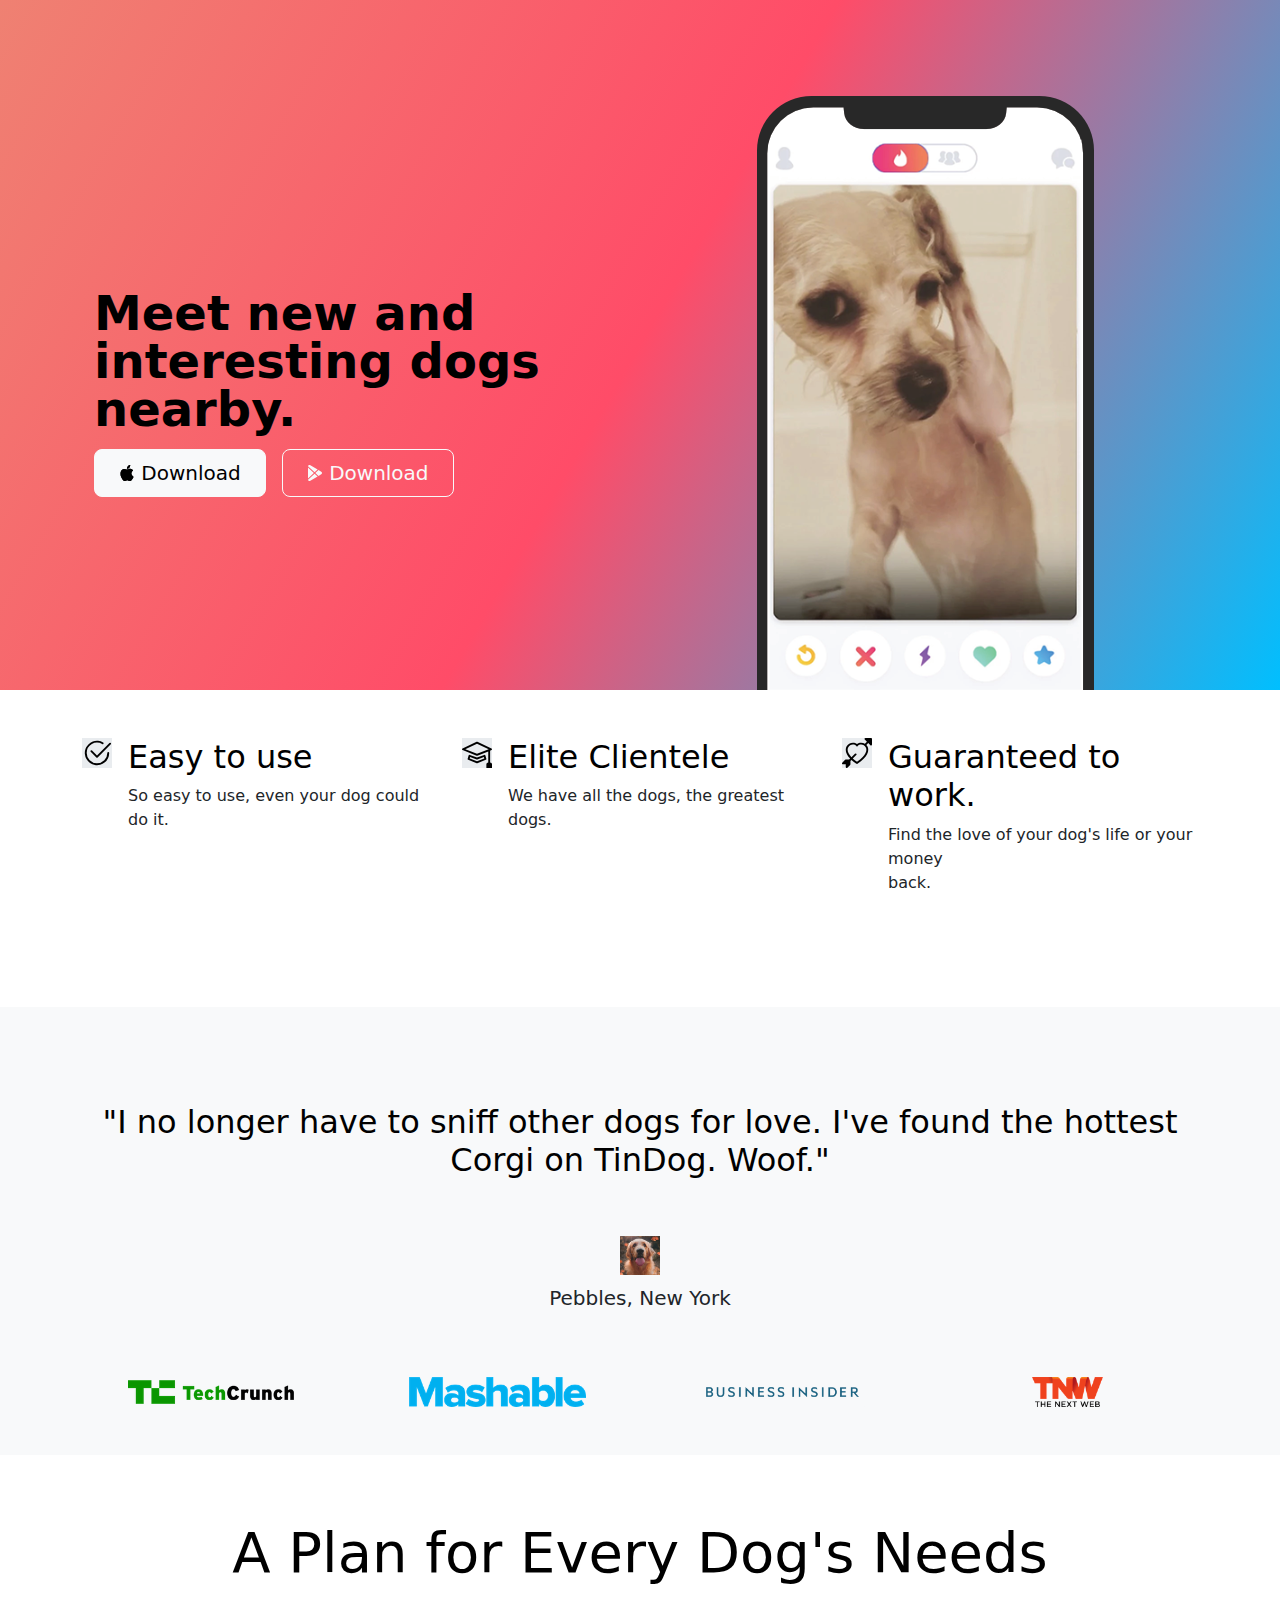
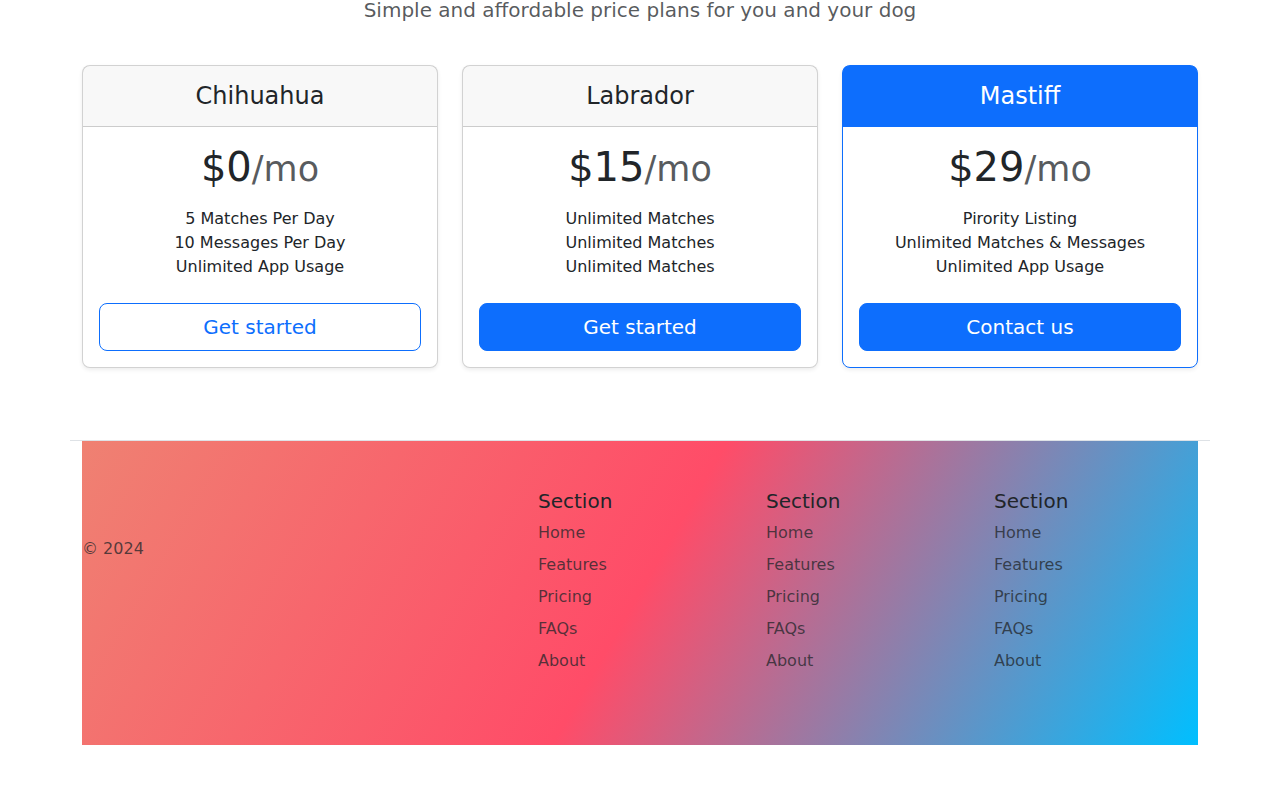
<file: index.html>
<!DOCTYPE html>
<html lang="en">

<head>
  <meta charset="UTF-8">
  <meta name="viewport" content="width=device-width, initial-scale=1.0">
  <title>TinDog</title>
  <link href="https://cdn.jsdelivr.net/npm/bootstrap@5.3.3/dist/css/bootstrap.min.css" rel="stylesheet" integrity="sha384-QWTKZyjpPEjISv5WaRU9OFeRpok6YctnYmDr5pNlyT2bRjXh0JMhjY6hW+ALEwIH" crossorigin="anonymous">
  <script src="https://cdn.jsdelivr.net/npm/bootstrap@5.3.3/dist/js/bootstrap.bundle.min.js" integrity="sha384-YvpcrYf0tY3lHB60NNkmXc5s9fDVZLESaAA55NDzOxhy9GkcIdslK1eN7N6jIeHz" crossorigin="anonymous"></script>
  <link rel="stylesheet" href="./style.css">
</head>

<body>
  <section id="title" class="gradient-background">

    <div class="container col-xxl-8 px-4 pt-5">
      <div class="row flex-lg-row-reverse align-items-center g-5 pt-5">
        <div class="col-10 col-sm-8 col-lg-6">
          <img src="./iphone.png" class="d-block mx-lg-auto img-fluid" alt="Bootstrap Themes" height="200"
            loading="lazy">
        </div>
        <div class="col-lg-6">
          <h1 class="display-5 fw-bold text-body-emphasis lh-1 mb-3">Meet new and interesting dogs nearby.</h1>

          <div class="d-grid gap-2 d-md-flex justify-content-md-start">
            <button type="button" class="btn btn-light btn-lg px-4 me-md-2"><svg xmlns="http://www.w3.org/2000/svg"
                width="16" height="16" fill="currentColor" class="bi bi-apple mb-1" viewBox="0 0 16 16">
                <path
                  d="M11.182.008C11.148-.03 9.923.023 8.857 1.18c-1.066 1.156-.902 2.482-.878 2.516.024.034 1.52.087 2.475-1.258.955-1.345.762-2.391.728-2.43Zm3.314 11.733c-.048-.096-2.325-1.234-2.113-3.422.212-2.189 1.675-2.789 1.698-2.854.023-.065-.597-.79-1.254-1.157a3.692 3.692 0 0 0-1.563-.434c-.108-.003-.483-.095-1.254.116-.508.139-1.653.589-1.968.607-.316.018-1.256-.522-2.267-.665-.647-.125-1.333.131-1.824.328-.49.196-1.422.754-2.074 2.237-.652 1.482-.311 3.83-.067 4.56.244.729.625 1.924 1.273 2.796.576.984 1.34 1.667 1.659 1.899.319.232 1.219.386 1.843.067.502-.308 1.408-.485 1.766-.472.357.013 1.061.154 1.782.539.571.197 1.111.115 1.652-.105.541-.221 1.324-1.059 2.238-2.758.347-.79.505-1.217.473-1.282Z" />
                <path
                  d="M11.182.008C11.148-.03 9.923.023 8.857 1.18c-1.066 1.156-.902 2.482-.878 2.516.024.034 1.52.087 2.475-1.258.955-1.345.762-2.391.728-2.43Zm3.314 11.733c-.048-.096-2.325-1.234-2.113-3.422.212-2.189 1.675-2.789 1.698-2.854.023-.065-.597-.79-1.254-1.157a3.692 3.692 0 0 0-1.563-.434c-.108-.003-.483-.095-1.254.116-.508.139-1.653.589-1.968.607-.316.018-1.256-.522-2.267-.665-.647-.125-1.333.131-1.824.328-.49.196-1.422.754-2.074 2.237-.652 1.482-.311 3.83-.067 4.56.244.729.625 1.924 1.273 2.796.576.984 1.34 1.667 1.659 1.899.319.232 1.219.386 1.843.067.502-.308 1.408-.485 1.766-.472.357.013 1.061.154 1.782.539.571.197 1.111.115 1.652-.105.541-.221 1.324-1.059 2.238-2.758.347-.79.505-1.217.473-1.282Z" />
              </svg> Download</button>
            <button type="button" class="btn btn-outline-light btn-lg px-4"><svg xmlns="http://www.w3.org/2000/svg"
                width="16" height="16" fill="currentColor" class="bi bi-google-play mb-1" viewBox="0 0 16 16">
                <path
                  d="M14.222 9.374c1.037-.61 1.037-2.137 0-2.748L11.528 5.04 8.32 8l3.207 2.96 2.694-1.586Zm-3.595 2.116L7.583 8.68 1.03 14.73c.201 1.029 1.36 1.61 2.303 1.055l7.294-4.295ZM1 13.396V2.603L6.846 8 1 13.396ZM1.03 1.27l6.553 6.05 3.044-2.81L3.333.215C2.39-.341 1.231.24 1.03 1.27Z" />
              </svg> Download</button>
          </div>
        </div>
      </div>
    </div>
  </section>
  <!-- Features -->
   <div class="Container">

    <section id="features"></section>
    <div class="container">
    <div class="row g-4 py-5 row-cols-1 row-cols-lg-3">
        <div class="col d-flex align-items-start">
          <div class="icon-square text-body-emphasis bg-body-secondary d-inline-flex align-items-center justify-content-center fs-4 flex-shrink-0 me-3">
            <svg xmlns="http://www.w3.org/2000/svg" height="30" fill="currentColor" class="bi bi-check2-circle"
              viewBox="0 0 16 16">
<path
                d="M2.5 8a5.5 5.5 0 0 1 8.25-4.764.5.5 0 0 0 .5-.866A6.5 6.5 0 1 0 14.5 8a.5.5 0 0 0-1 0 5.5 5.5 0 1 1-11 0z" />
<path
                d="M15.354 3.354a.5.5 0 0 0-.708-.708L8 9.293 5.354 6.646a.5.5 0 1 0-.708.708l3 3a.5.5 0 0 0 .708 0l7-7z" />
</svg>
          </div>
          <div>
            <h3 class="fs-2 text-body-emphasis">Easy to use</h3>
            <p>So easy to use, even your dog could do it.</p>
          </div>
        </div>
        <div class="col d-flex align-items-start">
          <div class="icon-square text-body-emphasis bg-body-secondary d-inline-flex align-items-center justify-content-center fs-4 flex-shrink-0 me-3">
            <svg xmlns="http://www.w3.org/2000/svg" height="30" fill="currentColor" class="bi bi-mortarboard" viewBox="0 0 16 16">
                <path d="M8.211 2.047a.5.5 0 0 0-.422 0l-7.5 3.5a.5.5 0 0 0 .025.917l7.5 3a.5.5 0 0 0 .372 0L14 7.14V13a1 1 0 0 0-1 1v2h3v-2a1 1 0 0 0-1-1V6.739l.686-.275a.5.5 0 0 0 .025-.917l-7.5-3.5ZM8 8.46 1.758 5.965 8 3.052l6.242 2.913L8 8.46Z"/>
                <path d="M4.176 9.032a.5.5 0 0 0-.656.327l-.5 1.7a.5.5 0 0 0 .294.605l4.5 1.8a.5.5 0 0 0 .372 0l4.5-1.8a.5.5 0 0 0 .294-.605l-.5-1.7a.5.5 0 0 0-.656-.327L8 10.466 4.176 9.032Zm-.068 1.873.22-.748 3.496 1.311a.5.5 0 0 0 .352 0l3.496-1.311.22.748L8 12.46l-3.892-1.556Z"/>
                </svg>
          </div>
          <div>
            <h3 class="fs-2 text-body-emphasis">Elite Clientele</h3>
            <p>We have all the dogs, the greatest dogs.</p>
          </div>
        </div>
        <div class="col d-flex align-items-start">
          <div class="icon-square text-body-emphasis bg-body-secondary d-inline-flex align-items-center justify-content-center fs-4 flex-shrink-0 me-3">
            <svg xmlns="http://www.w3.org/2000/svg" height="30" fill="currentColor" class="bi bi-arrow-through-heart"
            viewBox="0 0 16 16">
<path fill-rule="evenodd"
              d="M2.854 15.854A.5.5 0 0 1 2 15.5V14H.5a.5.5 0 0 1-.354-.854l1.5-1.5A.5.5 0 0 1 2 11.5h1.793l.53-.53c-.771-.802-1.328-1.58-1.704-2.32-.798-1.575-.775-2.996-.213-4.092C3.426 2.565 6.18 1.809 8 3.233c1.25-.98 2.944-.928 4.212-.152L13.292 2 12.147.854A.5.5 0 0 1 12.5 0h3a.5.5 0 0 1 .5.5v3a.5.5 0 0 1-.854.354L14 2.707l-1.006 1.006c.236.248.44.531.6.845.562 1.096.585 2.517-.213 4.092-.793 1.563-2.395 3.288-5.105 5.08L8 13.912l-.276-.182a21.86 21.86 0 0 1-2.685-2.062l-.539.54V14a.5.5 0 0 1-.146.354l-1.5 1.5Zm2.893-4.894A20.419 20.419 0 0 0 8 12.71c2.456-1.666 3.827-3.207 4.489-4.512.679-1.34.607-2.42.215-3.185-.817-1.595-3.087-2.054-4.346-.761L8 4.62l-.358-.368c-1.259-1.293-3.53-.834-4.346.761-.392.766-.464 1.845.215 3.185.323.636.815 1.33 1.519 2.065l1.866-1.867a.5.5 0 1 1 .708.708L5.747 10.96Z" />
</svg>
          </div>
          <div>
            <h3 class="fs-2 text-body-emphasis">Guaranteed to work.</h3>
            <p>Find the love of your dog's life or your money<br> back.</p>
          </div>
        </div>
      </div>
  </section>

</div>
  <!-- Testimonial -->
  <section id="testimonial">
    <div class="my-5">
      <div class="p-5 text-center bg-body-tertiary">
        <div class="container py-5">
          <h2 class="text-body-emphasis">"I no longer have to sniff other dogs for love. I've found the hottest Corgi on
            TinDog. Woof."</h2>
          <img class="profile-img mt-5" src="./dog-img.jpg" alt="dog image" width="40">
          <p class="col-lg-8 mx-auto lead mt-2">
            Pebbles, New York
          </p>
        </div>
        <div class="container">
          <div class="row">
            <div class="col-lg-3 col-sm-12">
              <img src="./techcrunch.png" alt="techcrunch" height="30">
            </div>
            <div class="col-lg-3 col-sm-12">
              <img src="./mashable.png" alt="mashable" height="30">
            </div>
            <div class="col-lg-3 col-sm-12">
              <img src="./bizinsider.png" alt="bizinsider" height="30">
            </div>
            <div class="col-lg-3 col-sm-12">
              <img src="./tnw.png" alt="tnw" height="30">
            </div>
          </div>
        </div>
      </div>
    </div>
  </section>
  <!-- Pricing -->
     <section id="pricing">
    <div class="pricing-header p-3 pb-md-4 mx-auto text-center">
        <h1 class="display-4 fw-normal text-body-emphasis">A Plan for Every Dog's Needs</h1>
        <p class="fs-5 text-body-secondary"> Simple and affordable price plans for you and your dog</p>
      </div>
<!--box elmnts-->
<div class="container">
<div><div class="row row-cols-1 row-cols-md-3 mb-3 text-center">
    <div class="col">
      <div class="card mb-4 rounded-3 shadow-sm">
        <div class="card-header py-3">
          <h4 class="my-0 fw-normal">Chihuahua</h4>
        </div>
        <div class="card-body">
          <h1 class="card-title pricing-card-title">$0<small class="text-body-secondary fw-light">/mo</small></h1>
          <ul class="list-unstyled mt-3 mb-4">
            <li>5 Matches Per Day</li>
            <li>10 Messages Per Day</li>
            <li>Unlimited App Usage</li>
          </ul>
          <button type="button" class="w-100 btn btn-lg btn-outline-primary">Get started</button>
        </div>
      </div>
    </div>
    <div class="col">
      <div class="card mb-4 rounded-3 shadow-sm">
        <div class="card-header py-3">
          <h4 class="my-0 fw-normal">Labrador</h4>
        </div>
        <div class="card-body">
          <h1 class="card-title pricing-card-title">$15<small class="text-body-secondary fw-light">/mo</small></h1>
          <ul class="list-unstyled mt-3 mb-4">
            <li>Unlimited Matches</li>
            <li>Unlimited Matches</li>
            <li>Unlimited Matches</li>
          </ul>
          <button type="button" class="w-100 btn btn-lg btn-primary">Get started</button>
        </div>
      </div>
    </div>
    <div class="col">
      <div class="card mb-4 rounded-3 shadow-sm border-primary">
        <div class="card-header py-3 text-bg-primary border-primary">
          <h4 class="my-0 fw-normal">Mastiff</h4>
        </div>
        <div class="card-body">
          <h1 class="card-title pricing-card-title">$29<small class="text-body-secondary fw-light">/mo</small></h1>
          <ul class="list-unstyled mt-3 mb-4">
            <li>Pirority Listing</li>
            <li>Unlimited Matches & Messages</li>
            <li>Unlimited App Usage</li>
          </ul>
          <button type="button" class="w-100 btn btn-lg btn-primary">Contact us</button>
        </div>
      </div>
    </div>
  </div> 
</div>
<!-- Footer -->
  <section id="title"  class="gradient-background">
    <footer class="row row-cols-1 row-cols-sm-2 row-cols-md-5 py-5 my-5 border-top">
        <div class="col mb-3">
          <a href="/" class="d-flex align-items-center mb-3 link-body-emphasis text-decoration-none">
            <svg class="bi me-2" width="40" height="32"><use xlink:href="#bootstrap"></use></svg>
          </a>
          <p class="text-body-secondary">© 2024</p>
        </div>
    
        <div class="col mb-3">    
        </div>
    
        <div class="col mb-3">
          <h5>Section</h5>
          <ul class="nav flex-column">
            <li class="nav-item mb-2"><a href="#" class="nav-link p-0 text-body-secondary">Home</a></li>
            <li class="nav-item mb-2"><a href="#" class="nav-link p-0 text-body-secondary">Features</a></li>
            <li class="nav-item mb-2"><a href="#" class="nav-link p-0 text-body-secondary">Pricing</a></li>
            <li class="nav-item mb-2"><a href="#" class="nav-link p-0 text-body-secondary">FAQs</a></li>
            <li class="nav-item mb-2"><a href="#" class="nav-link p-0 text-body-secondary">About</a></li>
          </ul>
        </div>
    
        <div class="col mb-3">
          <h5>Section</h5>
          <ul class="nav flex-column">
            <li class="nav-item mb-2"><a href="#" class="nav-link p-0 text-body-secondary">Home</a></li>
            <li class="nav-item mb-2"><a href="#" class="nav-link p-0 text-body-secondary">Features</a></li>
            <li class="nav-item mb-2"><a href="#" class="nav-link p-0 text-body-secondary">Pricing</a></li>
            <li class="nav-item mb-2"><a href="#" class="nav-link p-0 text-body-secondary">FAQs</a></li>
            <li class="nav-item mb-2"><a href="#" class="nav-link p-0 text-body-secondary">About</a></li>
          </ul>
        </div>
    
        <div class="col mb-3">
          <h5>Section</h5>
          <ul class="nav flex-column">
            <li class="nav-item mb-2"><a href="#" class="nav-link p-0 text-body-secondary">Home</a></li>
            <li class="nav-item mb-2"><a href="#" class="nav-link p-0 text-body-secondary">Features</a></li>
            <li class="nav-item mb-2"><a href="#" class="nav-link p-0 text-body-secondary">Pricing</a></li>
            <li class="nav-item mb-2"><a href="#" class="nav-link p-0 text-body-secondary">FAQs</a></li>
            <li class="nav-item mb-2"><a href="#" class="nav-link p-0 text-body-secondary">About</a></li>
          </ul>
        </div>
      </footer>
    </section>
 </body>
</html>
</file>
<file: style.css>
.gradient-background{
    background: linear-gradient(300deg,#00bfff,#ff4c68,#ef8172);
    animation:gradient-animation 18d ease infinite;
}
@keyframes gradient-animaton{
    0%{
        background-position: 0% 50%;
    }
    50%{
        background-position: 100% 50%;
    }
    100%{
        background-position: 0% 50%;
    }
}
.profile-img mt-5{
    border-radius: 50%;
}
</file>
